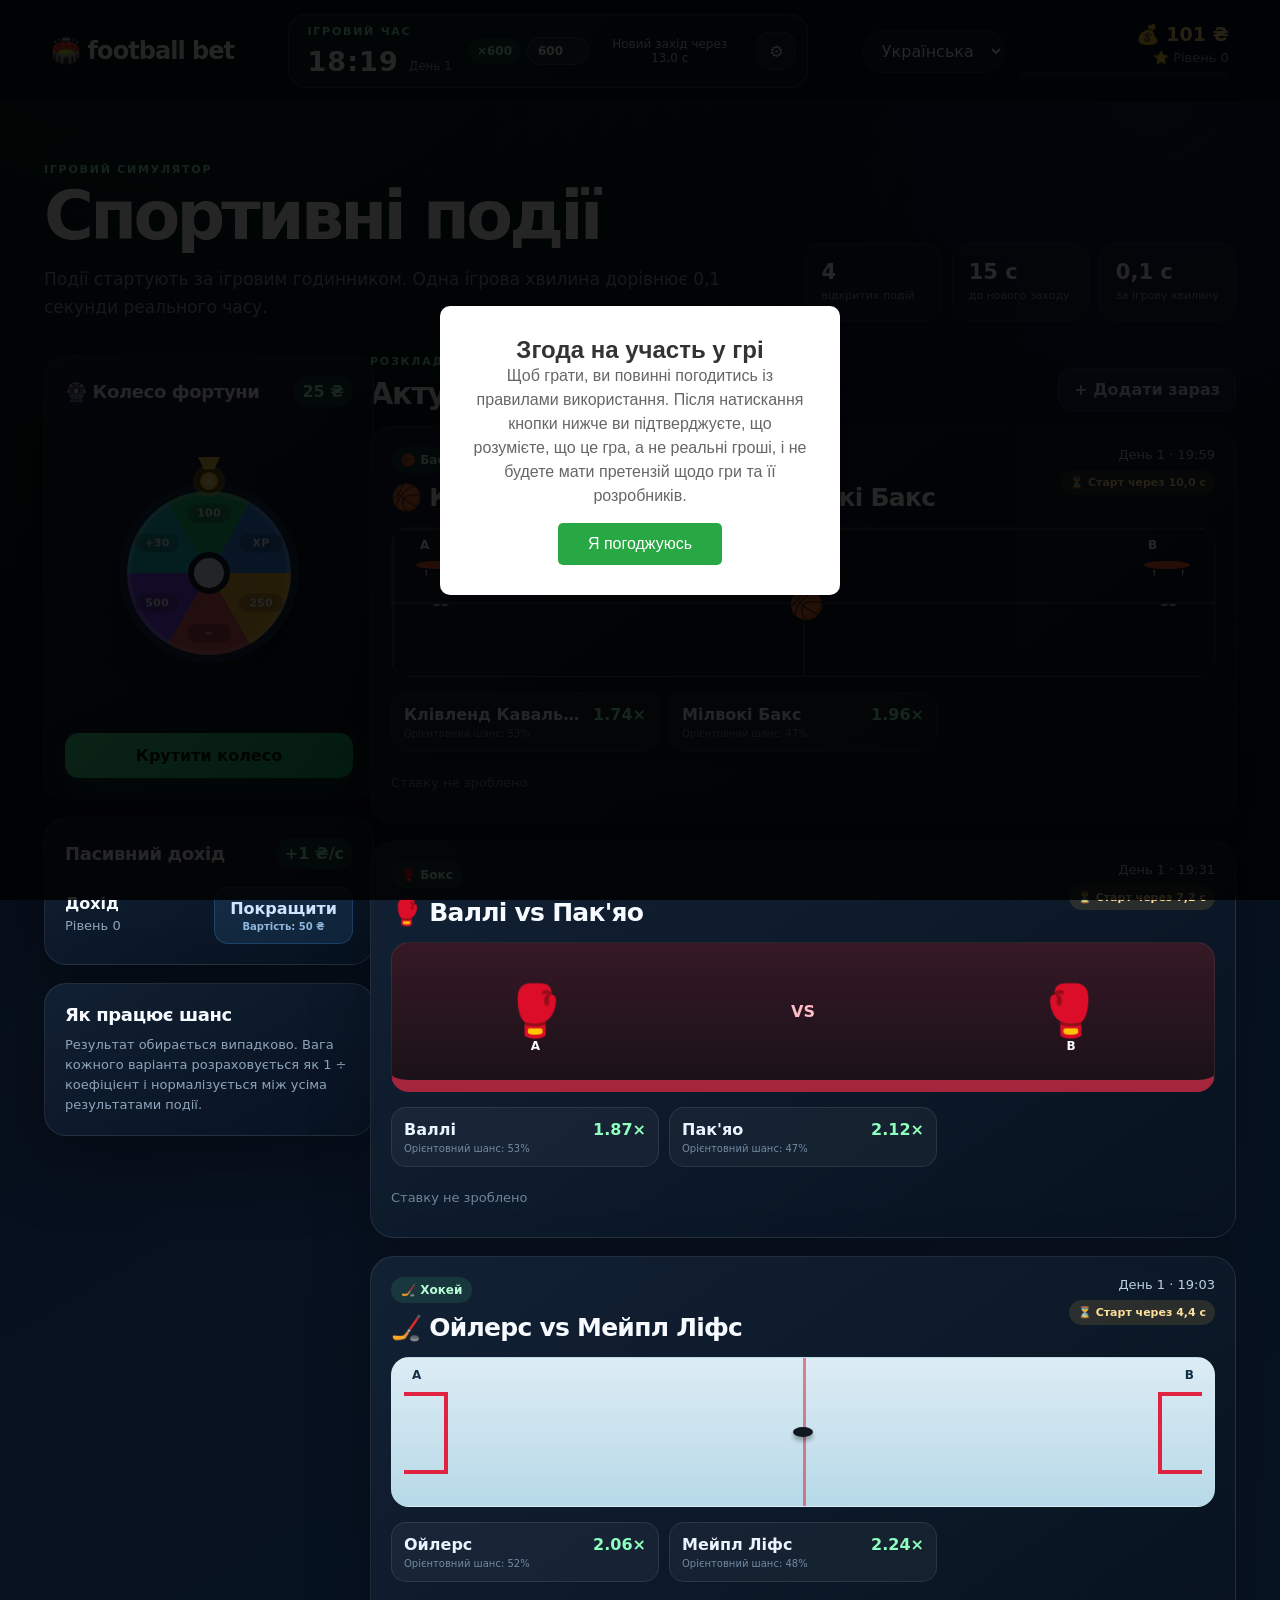
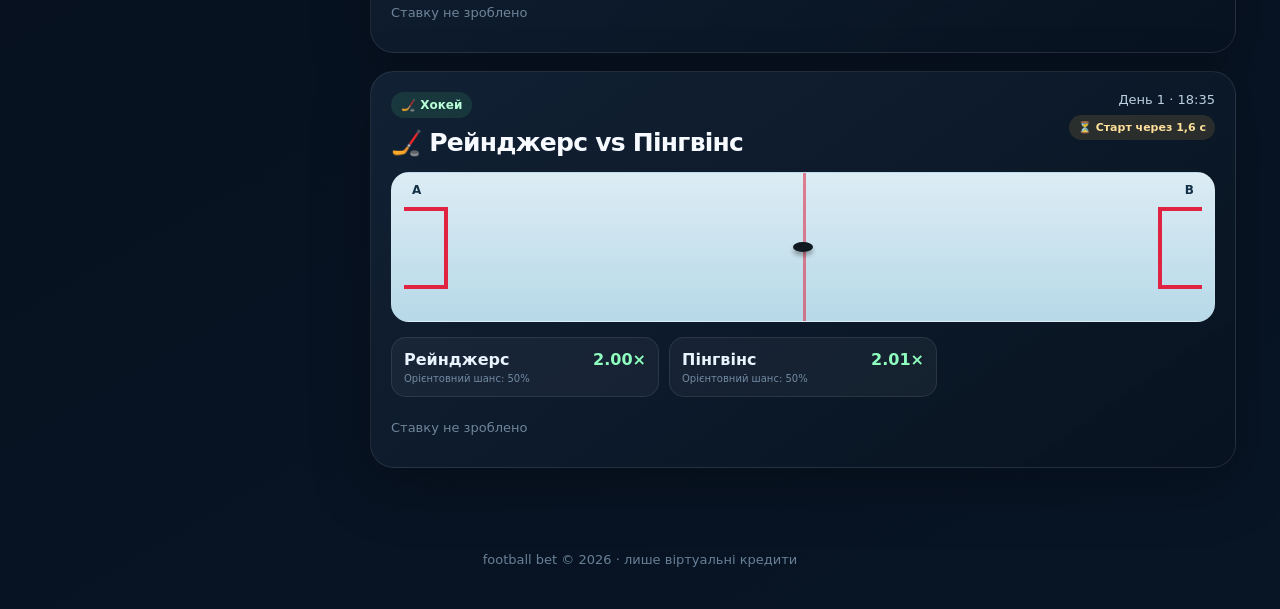
<file: index.html>
<!DOCTYPE html>
<html lang="uk">
<head>
    <meta charset="UTF-8">
    <meta name="viewport" content="width=device-width, initial-scale=1.0">
    <meta name="theme-color" content="#07111f">
    <title id="pageTitle">football bet</title>
    <link rel="stylesheet" href="main.css">
</head>
<body>
<div id="consent-overlay" class="overlay">
    <div class="consent-box">
        <h2>Згода на участь у грі</h2>
        <p>Щоб грати, ви повинні погодитись із правилами використання. Після натискання кнопки нижче ви підтверджуєте, що розумієте, що це гра, а не реальні гроші, і не будете мати претензій щодо гри та її розробників.</p>
        <button id="accept-btn">Я погоджуюсь</button>
    </div>
</div>

<header class="site-header">
    <a class="logo" href="#" aria-label="football bet">🏟️ football bet</a>

    <div class="game-clock-panel" aria-live="polite">
        <div>
            <span class="eyebrow" data-i18n="gameTime">Ігровий час</span>
            <strong id="gameClock">18:00</strong>
            <span id="gameDay">День 1</span>
        </div>
        <div class="clock-meta">
            <label class="speed-control" for="timeMultiplier">
                <span class="speed-chip" id="speedChip">×600</span>
                <input id="timeMultiplier" class="speed-input" type="number" min="1" max="700" step="1" value="600" aria-label="Множник часу">
            </label>
            <span id="nextEventCountdown">Новий захід через 15,0 с</span>
        </div>
        <button id="setClockBtn" class="icon-btn" type="button" title="Змінити ігровий час">⚙️</button>
    </div>

    <div class="header-controls">
        <select id="langSwitcher" class="lang-switcher" aria-label="Мова">
            <option value="uk">Українська</option>
            <option value="en">English</option>
        </select>

        <div class="player">
            <div class="money" id="money">💰 100 ₴</div>
            <div class="level" id="level">⭐ Рівень 0</div>
            <div class="progress" aria-label="Прогрес рівня"><span id="xpBar"></span></div>
        </div>
    </div>
</header>

<main class="container">
    <section class="hero">
        <div>
            <span class="eyebrow" data-i18n="simulatorLabel">Ігровий симулятор</span>
            <h1 data-i18n="heading">Спортивні події</h1>
            <p data-i18n="heroText">Події стартують за ігровим годинником. Одна ігрова хвилина дорівнює 0,1 секунди реального часу.</p>
        </div>
        <div class="hero-stats">
            <div><strong id="openEventsCount">0</strong><span data-i18n="openEvents">відкритих подій</span></div>
            <div><strong>15 с</strong><span data-i18n="spawnRate">до нового заходу</span></div>
            <div><strong>0,1 с</strong><span data-i18n="minuteRate">за ігрову хвилину</span></div>
        </div>
    </section>

    <section class="dashboard-grid">
        <aside class="side-panel">
            <div class="panel wheel-panel">
                <div class="panel-title-row">
                    <h2 data-i18n="wheelTitle">🎡 Колесо фортуни</h2>
                    <span class="cost-chip">25 ₴</span>
                </div>
                <div class="wheel-wrap">
                    <div class="wheel-pointer" aria-hidden="true"></div>
                    <div class="mini-wheel" id="miniWheel" aria-hidden="true">
                        <span>100</span><span>XP</span><span>250</span><span>−</span><span>500</span><span>+30</span>
                    </div>
                </div>
                <button id="spinWheel" class="primary-btn" type="button" data-i18n="spin">Крутити колесо</button>
            </div>

            <div id="upgradePanel" class="panel upgrade-panel"></div>

            <div class="panel fairness-panel">
                <h2 data-i18n="probabilityTitle">Як працює шанс</h2>
                <p data-i18n="probabilityText">Результат обирається випадково. Вага кожного варіанта розраховується як 1 ÷ коефіцієнт і нормалізується між усіма результатами події.</p>
            </div>
        </aside>

        <section class="events-column">
            <div class="section-head">
                <div>
                    <span class="eyebrow" data-i18n="schedule">Розклад</span>
                    <h2 data-i18n="eventsTitle">Актуальні заходи</h2>
                </div>
                <button id="addDemoEventBtn" class="secondary-btn" type="button" data-i18n="addEvent">+ Додати зараз</button>
            </div>
            <div id="eventsList" aria-live="polite"></div>
        </section>
    </section>
</main>

<footer>football bet © 2026 · <span data-i18n="virtualCredits">лише віртуальні кредити</span></footer>

<div id="betModal" class="modal" aria-hidden="true">
    <div class="modal-backdrop" data-close-modal></div>
    <div class="modal-card" role="dialog" aria-modal="true" aria-labelledby="betModalTitle">
        <button class="modal-close" type="button" data-close-modal aria-label="Закрити">×</button>
        <span class="eyebrow" data-i18n="placeBet">Зробити ставку</span>
        <h2 id="betModalTitle">—</h2>
        <p id="betModalPick" class="modal-pick">—</p>
        <label for="betAmount" data-i18n="betAmount">Сума ставки</label>
        <div class="amount-field"><span>₴</span><input id="betAmount" type="number" min="1" step="1" inputmode="decimal" value="10"></div>
        <div class="quick-amounts">
            <button type="button" data-amount="10">10</button>
            <button type="button" data-amount="25">25</button>
            <button type="button" data-amount="50">50</button>
            <button type="button" data-amount="max" data-i18n="allIn">Усе</button>
        </div>
        <div class="potential-row"><span data-i18n="potentialPayout">Можлива виплата</span><strong id="potentialPayout">0 ₴</strong></div>
        <button id="confirmBetBtn" class="primary-btn" type="button" data-i18n="confirmBet">Підтвердити</button>
    </div>
</div>

<div id="clockModal" class="modal" aria-hidden="true">
    <div class="modal-backdrop" data-close-clock></div>
    <div class="modal-card small" role="dialog" aria-modal="true" aria-labelledby="clockModalTitle">
        <button class="modal-close" type="button" data-close-clock aria-label="Закрити">×</button>
        <span class="eyebrow" data-i18n="clockSettings">Налаштування годинника</span>
        <h2 id="clockModalTitle" data-i18n="setGameTime">Встановити ігровий час</h2>
        <label for="clockInput" data-i18n="timeFormat">Час у форматі ГГ:ХХ</label>
        <input id="clockInput" class="time-input" type="time" value="18:00">
        <button id="confirmClockBtn" class="primary-btn" type="button" data-i18n="saveTime">Зберегти час</button>
    </div>
</div>

<div id="toast" class="toast" role="status" aria-live="polite"></div>
<script src="script.js"></script>
</body>
</html>
</file>
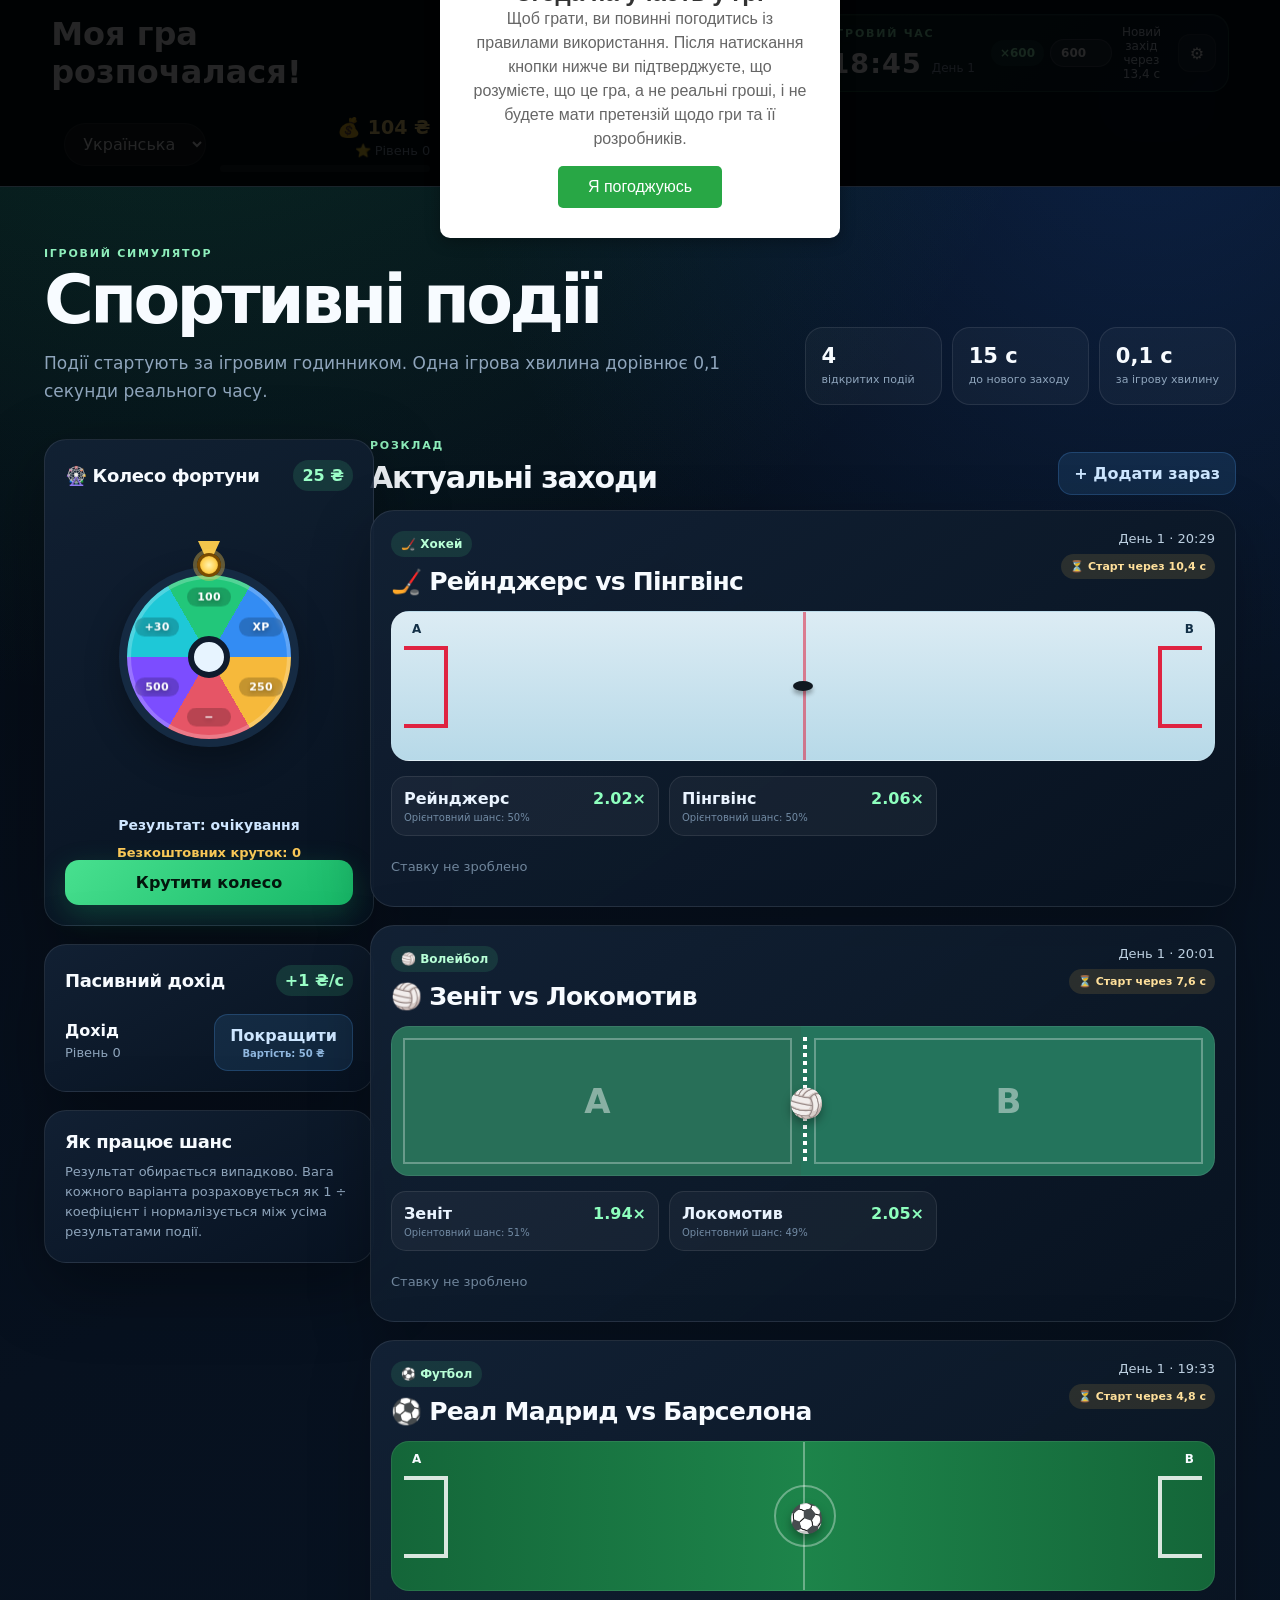
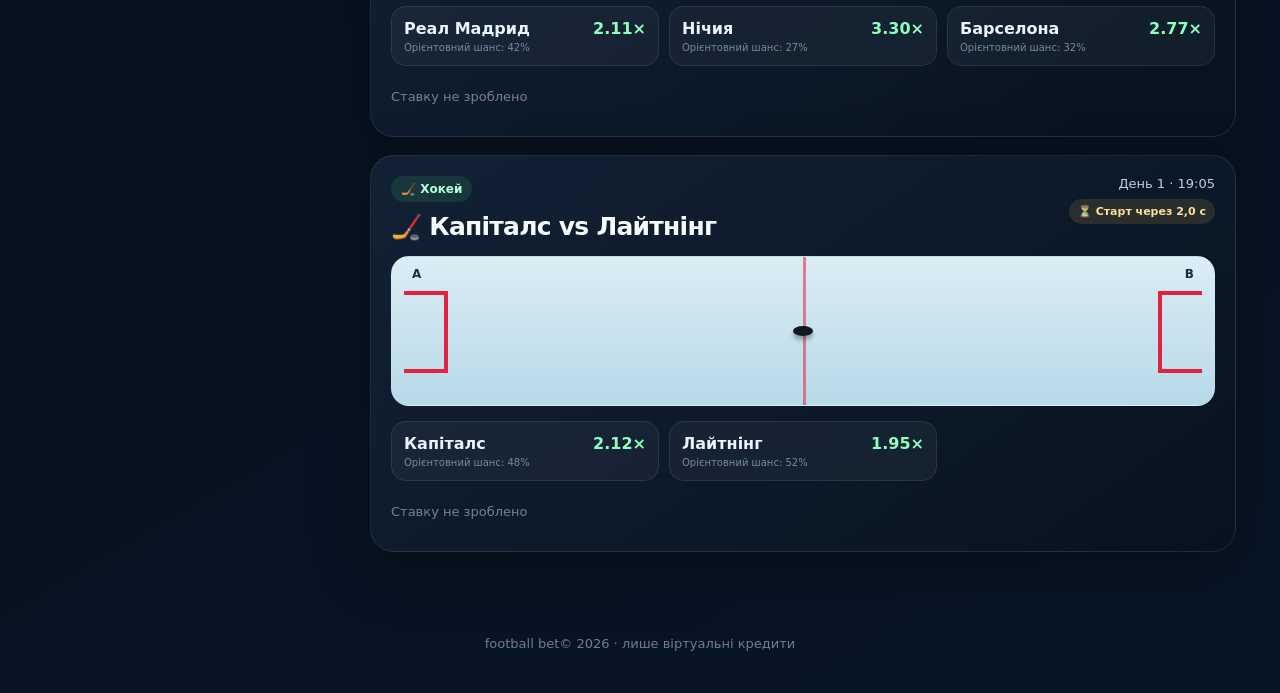
<file: cataloge.html>
<!DOCTYPE html>
<html lang="uk">
<head>
    <meta charset="UTF-8">
    <meta name="viewport" content="width=device-width, initial-scale=1.0">
    <meta name="theme-color" content="#07111f">
    <title id="pageTitle">football bet</title>
    <link rel="stylesheet" href="main.css">
</head>
<body>
<header class="site-header">
    <div id="consent-overlay" class="overlay">
    <div class="consent-box">
        <h2>Згода на участь у грі</h2>
        <p>Щоб грати, ви повинні погодитись із правилами використання. Після натискання кнопки нижче ви підтверджуєте, що розумієте, що це гра, а не реальні гроші, і не будете мати претензій щодо гри та її розробників.</p>
        <button id="accept-btn">Я погоджуюсь</button>
    </div>
</div>

<div id="game-container">
    <h1>Моя гра розпочалася!</h1>
</div>

    <a class="logo" href="#" aria-label="football bet">🏟️ football bet</a>

    <div class="game-clock-panel" aria-live="polite">
        <div>
            <span class="eyebrow" data-i18n="gameTime">Ігровий час</span>
            <strong id="gameClock">18:00</strong>
            <span id="gameDay">День 1</span>
        </div>
        <div class="clock-meta">
            <label class="speed-control" for="timeMultiplier">
                <span class="speed-chip" id="speedChip">×600</span>
                <input id="timeMultiplier" class="speed-input" type="number" min="1" max="700" step="1" value="600" aria-label="Множник часу">
            </label>
            <span id="nextEventCountdown">Новий захід через 15,0 с</span>
        </div>
        <button id="setClockBtn" class="icon-btn" type="button" title="Змінити ігровий час">⚙️</button>
    </div>

    <div class="header-controls">
        <select id="langSwitcher" class="lang-switcher" aria-label="Мова">
            <option value="uk">Українська</option>
            <option value="en">English</option>
        </select>

        <div class="player">
            <div class="money" id="money">💰 100 ₴</div>
            <div class="level" id="level">⭐ Рівень 0</div>
            <div class="progress" aria-label="Прогрес рівня"><span id="xpBar"></span></div>
        </div>
    </div>
</header>

<main class="container">
    <section class="hero">
        <div>
            <span class="eyebrow" data-i18n="simulatorLabel">Ігровий симулятор</span>
            <h1 data-i18n="heading">Спортивні події</h1>
            <p data-i18n="heroText">Події стартують за ігровим годинником. Одна ігрова хвилина дорівнює 0,1 секунди реального часу.</p>
        </div>
        <div class="hero-stats">
            <div><strong id="openEventsCount">0</strong><span data-i18n="openEvents">відкритих подій</span></div>
            <div><strong>15 с</strong><span data-i18n="spawnRate">до нового заходу</span></div>
            <div><strong>0,1 с</strong><span data-i18n="minuteRate">за ігрову хвилину</span></div>
        </div>
    </section>

    <section class="dashboard-grid">
        <aside class="side-panel">
            <div class="panel wheel-panel">
                <div class="panel-title-row">
                    <h2 data-i18n="wheelTitle">🎡 Колесо фортуни</h2>
                    <span class="cost-chip">25 ₴</span>
                </div>
                <div class="wheel-wrap">
                    <div class="wheel-pointer" aria-hidden="true"></div>
                    <div class="mini-wheel" id="miniWheel" aria-hidden="true">
                        <span>100</span><span>XP</span><span>250</span><span>−</span><span>500</span><span>+30</span>
                    </div>
                </div>
                <div id="wheelResult" class="wheel-result" aria-live="polite">Результат: очікування</div>
                <div id="wheelFreeSpins" class="wheel-free-spins" aria-live="polite"></div>
                <button id="spinWheel" class="primary-btn" type="button" data-i18n="spin">Крутити колесо</button>
            </div>

            <div id="upgradePanel" class="panel upgrade-panel"></div>

            <div class="panel fairness-panel">
                <h2 data-i18n="probabilityTitle">Як працює шанс</h2>
                <p data-i18n="probabilityText">Результат обирається випадково. Вага кожного варіанта розраховується як 1 ÷ коефіцієнт і нормалізується між усіма результатами події.</p>
            </div>
        </aside>

        <section class="events-column">
            <div class="section-head">
                <div>
                    <span class="eyebrow" data-i18n="schedule">Розклад</span>
                    <h2 data-i18n="eventsTitle">Актуальні заходи</h2>
                </div>
                <button id="addDemoEventBtn" class="secondary-btn" type="button" data-i18n="addEvent">+ Додати зараз</button>
            </div>
            <div id="eventsList" aria-live="polite"></div>
        </section>
    </section>
</main>

<footer>football bet© 2026 · <span data-i18n="virtualCredits">лише віртуальні кредити</span></footer>

<div id="betModal" class="modal" aria-hidden="true">
    <div class="modal-backdrop" data-close-modal></div>
    <div class="modal-card" role="dialog" aria-modal="true" aria-labelledby="betModalTitle">
        <button class="modal-close" type="button" data-close-modal aria-label="Закрити">×</button>
        <span class="eyebrow" data-i18n="placeBet">Зробити ставку</span>
        <h2 id="betModalTitle">—</h2>
        <p id="betModalPick" class="modal-pick">—</p>
        <label for="betAmount" data-i18n="betAmount">Сума ставки</label>
        <div class="amount-field"><span>₴</span><input id="betAmount" type="number" min="1" step="1" inputmode="decimal" value="10"></div>
        <div class="quick-amounts">
            <button type="button" data-amount="10">10</button>
            <button type="button" data-amount="25">25</button>
            <button type="button" data-amount="50">50</button>
            <button type="button" data-amount="max" data-i18n="allIn">Усе</button>
        </div>
        <div class="potential-row"><span data-i18n="potentialPayout">Можлива виплата</span><strong id="potentialPayout">0 ₴</strong></div>
        <button id="confirmBetBtn" class="primary-btn" type="button" data-i18n="confirmBet">Підтвердити</button>
    </div>
</div>

<div id="clockModal" class="modal" aria-hidden="true">
    <div class="modal-backdrop" data-close-clock></div>
    <div class="modal-card small" role="dialog" aria-modal="true" aria-labelledby="clockModalTitle">
        <button class="modal-close" type="button" data-close-clock aria-label="Закрити">×</button>
        <span class="eyebrow" data-i18n="clockSettings">Налаштування годинника</span>
        <h2 id="clockModalTitle" data-i18n="setGameTime">Встановити ігровий час</h2>
        <label for="clockInput" data-i18n="timeFormat">Час у форматі ГГ:ХХ</label>
        <input id="clockInput" class="time-input" type="time" value="18:00">
        <button id="confirmClockBtn" class="primary-btn" type="button" data-i18n="saveTime">Зберегти час</button>
    </div>
</div>

<div id="toast" class="toast" role="status" aria-live="polite"></div>
<script src="script.js"></script>
</body>
</html>
</file>
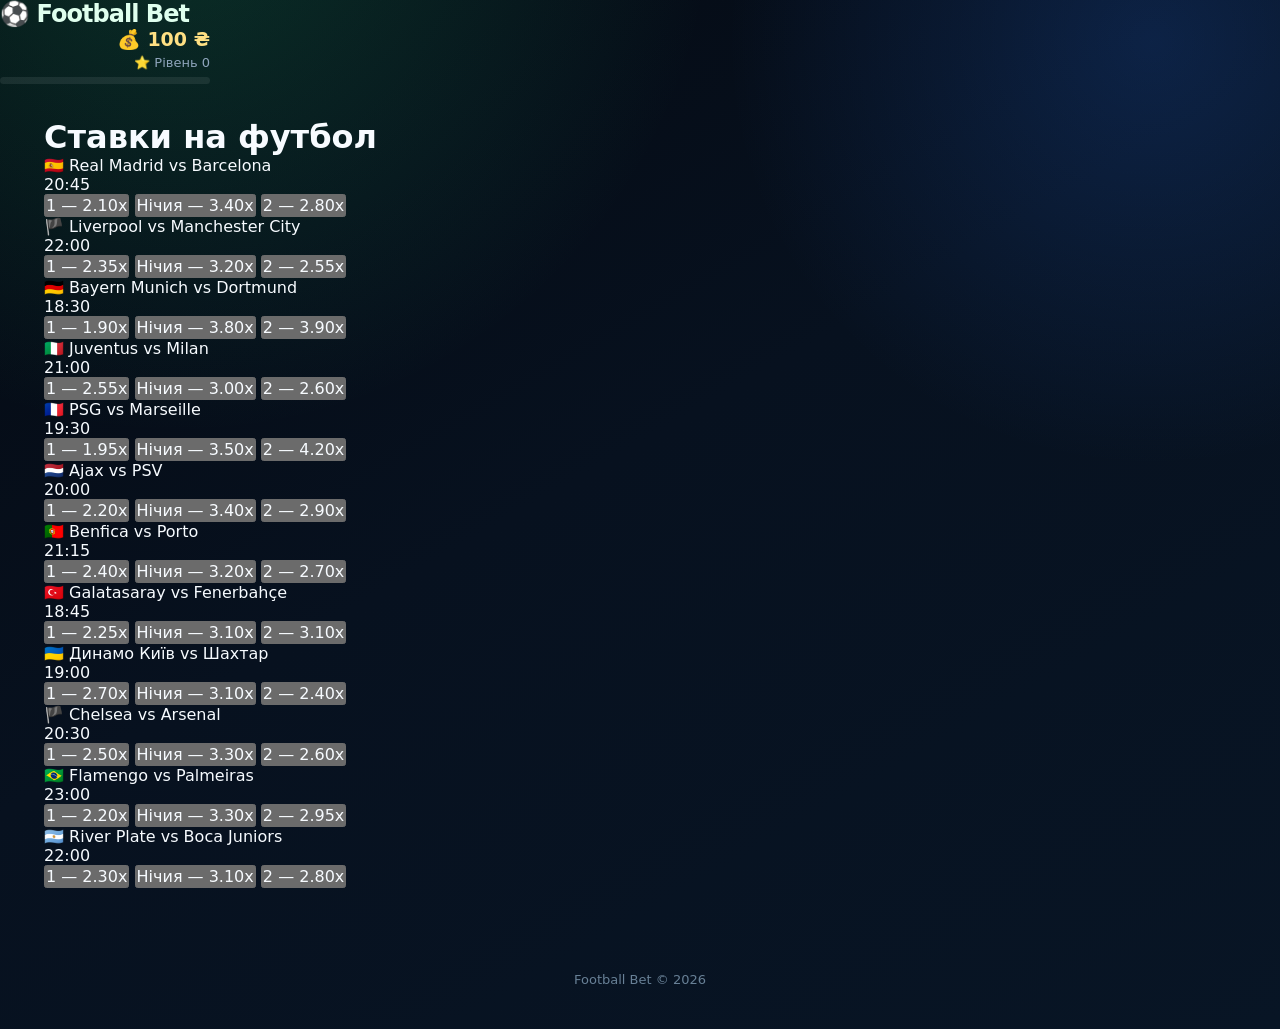
<file: main.html>
<!DOCTYPE html>
<html lang="uk">
<head>

<meta charset="UTF-8">
<meta name="viewport" content="width=device-width, initial-scale=1.0">

<title>Football Bet</title>

<link rel="stylesheet" href="main.css">

</head>

<body>

<header>

<div class="logo">
⚽ Football Bet
</div>

<div class="player">

<div class="money" id="money">
💰 100 ₴
</div>

<div class="level" id="level">
⭐ Рівень 0
</div>

<div class="progress">
<span id="xpBar"></span>
</div>

</div>

</header>

<div class="container">

<h1>Ставки на футбол</h1>

<div class="match">
<div>
<div class="teams">🇪🇸 Real Madrid vs Barcelona</div>
<div class="time">20:45</div>
</div>

<div class="odds">
<button class="bet">1 — 2.10x</button>
<button class="bet">Нічия — 3.40x</button>
<button class="bet">2 — 2.80x</button>
</div>
</div>

<div class="match">
<div>
<div class="teams">🏴 Liverpool vs Manchester City</div>
<div class="time">22:00</div>
</div>

<div class="odds">
<button class="bet">1 — 2.35x</button>
<button class="bet">Нічия — 3.20x</button>
<button class="bet">2 — 2.55x</button>
</div>
</div>

<div class="match">
<div>
<div class="teams">🇩🇪 Bayern Munich vs Dortmund</div>
<div class="time">18:30</div>
</div>

<div class="odds">
<button class="bet">1 — 1.90x</button>
<button class="bet">Нічия — 3.80x</button>
<button class="bet">2 — 3.90x</button>
</div>
</div>

<div class="match">
<div>
<div class="teams">🇮🇹 Juventus vs Milan</div>
<div class="time">21:00</div>
</div>

<div class="odds">
<button class="bet">1 — 2.55x</button>
<button class="bet">Нічия — 3.00x</button>
<button class="bet">2 — 2.60x</button>
</div>
</div>

<div class="match">
<div>
<div class="teams">🇫🇷 PSG vs Marseille</div>
<div class="time">19:30</div>
</div>

<div class="odds">
<button class="bet">1 — 1.95x</button>
<button class="bet">Нічия — 3.50x</button>
<button class="bet">2 — 4.20x</button>
</div>
</div>

<div class="match">
<div>
<div class="teams">🇳🇱 Ajax vs PSV</div>
<div class="time">20:00</div>
</div>

<div class="odds">
<button class="bet">1 — 2.20x</button>
<button class="bet">Нічия — 3.40x</button>
<button class="bet">2 — 2.90x</button>
</div>
</div>

<div class="match">
<div>
<div class="teams">🇵🇹 Benfica vs Porto</div>
<div class="time">21:15</div>
</div>

<div class="odds">
<button class="bet">1 — 2.40x</button>
<button class="bet">Нічия — 3.20x</button>
<button class="bet">2 — 2.70x</button>
</div>
</div>

<div class="match">
<div>
<div class="teams">🇹🇷 Galatasaray vs Fenerbahçe</div>
<div class="time">18:45</div>
</div>

<div class="odds">
<button class="bet">1 — 2.25x</button>
<button class="bet">Нічия — 3.10x</button>
<button class="bet">2 — 3.10x</button>
</div>
</div>

<div class="match">
<div>
<div class="teams">🇺🇦 Динамо Київ vs Шахтар</div>
<div class="time">19:00</div>
</div>

<div class="odds">
<button class="bet">1 — 2.70x</button>
<button class="bet">Нічия — 3.10x</button>
<button class="bet">2 — 2.40x</button>
</div>
</div>

<div class="match">
<div>
<div class="teams">🏴 Chelsea vs Arsenal</div>
<div class="time">20:30</div>
</div>

<div class="odds">
<button class="bet">1 — 2.50x</button>
<button class="bet">Нічия — 3.30x</button>
<button class="bet">2 — 2.60x</button>
</div>
</div>

<div class="match">
<div>
<div class="teams">🇧🇷 Flamengo vs Palmeiras</div>
<div class="time">23:00</div>
</div>

<div class="odds">
<button class="bet">1 — 2.20x</button>
<button class="bet">Нічия — 3.30x</button>
<button class="bet">2 — 2.95x</button>
</div>
</div>

<div class="match">
<div>
<div class="teams">🇦🇷 River Plate vs Boca Juniors</div>
<div class="time">22:00</div>
</div>

<div class="odds">
<button class="bet">1 — 2.30x</button>
<button class="bet">Нічия — 3.10x</button>
<button class="bet">2 — 2.80x</button>
</div>
</div>

</div>

<footer>

Football Bet © 2026

</footer>

<script src="script.js"></script>

</body>
</html>
</file>
<file: main.css>
.overlay {
    position: fixed;
    top: 0;
    left: 0;
    width: 100%;
    height: 100%;
    background-color: rgba(0, 0, 0, 0.85);
    display: flex;
    justify-content: center;
    align-items: center;
    z-index: 9999;
}

.consent-box {
    background-color: #fff;
    padding: 30px;
    border-radius: 10px;
    max-width: 400px;
    text-align: center;
    font-family: Arial, sans-serif;
    box-shadow: 0 4px 15px rgba(0, 0, 0, 0.3);
}

.consent-box h2 {
    margin-top: 0;
    color: #333;
}

.consent-box p {
    color: #666;
    line-height: 1.5;
}

#accept-btn {
    background-color: #28a745;
    color: white;
    border: none;
    padding: 12px 30px;
    font-size: 16px;
    border-radius: 5px;
    cursor: pointer;
    transition: 0.2s;
    margin-top: 15px;
}

#accept-btn:hover {
    background-color: #218838;
}


:root {
    color-scheme: dark;
    --bg: #050b14;
    --panel: rgba(13, 24, 40, .82);
    --panel-strong: #0f1d30;
    --line: rgba(255, 255, 255, .09);
    --text: #f7fbff;
    --muted: #8fa5bc;
    --green: #48e08f;
    --green-strong: #17b968;
    --blue: #52a8ff;
    --yellow: #ffc857;
    --red: #ff6474;
    --radius: 22px;
    --shadow: 0 24px 70px rgba(0, 0, 0, .34);
}

* {
    box-sizing: border-box;
    margin: 0;
    padding: 0
}

html {
    scroll-behavior: smooth
}

body {
    min-height: 100vh;
    overflow-x: hidden;
    background:
        radial-gradient(circle at 14% -10%, rgba(35, 203, 126, .20), transparent 34%),
        radial-gradient(circle at 90% 4%, rgba(40, 119, 255, .18), transparent 28%),
        linear-gradient(150deg, #040911 0%, #07111f 46%, #081525 100%);
    color: var(--text);
    font-family: Inter, ui-sans-serif, system-ui, -apple-system, "Segoe UI", sans-serif;
}

body::before {
    content: "";
    position: fixed;
    inset: 0;
    pointer-events: none;
    opacity: .22;
    background-image: linear-gradient(rgba(255, 255, 255, .025) 1px, transparent 1px), linear-gradient(90deg, rgba(255, 255, 255, .025) 1px, transparent 1px);
    background-size: 38px 38px;
    mask-image: linear-gradient(to bottom, black, transparent 82%);
}

button,
input,
select {
    font: inherit
}

button {
    color: inherit
}

button:focus-visible,
input:focus-visible,
select:focus-visible {
    outline: 3px solid rgba(82, 168, 255, .45);
    outline-offset: 2px
}

body.modal-open {
    overflow: hidden
}

.site-header {
    position: sticky;
    top: 0;
    z-index: 50;
    display: grid;
    grid-template-columns: auto minmax(320px, 520px) auto;
    align-items: center;
    gap: 24px;
    padding: 14px clamp(18px, 4vw, 54px);
    background: rgba(4, 10, 19, .76);
    border-bottom: 1px solid var(--line);
    backdrop-filter: blur(22px) saturate(140%);
}

.logo {
    font-size: 24px;
    font-weight: 900;
    color: #dfffee;
    text-decoration: none;
    letter-spacing: -.04em;
    white-space: nowrap
}

.header-controls {
    display: flex;
    align-items: center;
    justify-content: flex-end;
    gap: 14px
}

.lang-switcher {
    border: 1px solid var(--line);
    background: rgba(255, 255, 255, .06);
    border-radius: 999px;
    padding: 10px 14px;
    color: var(--text)
}

.lang-switcher option {
    background: #0e1b2c
}

.player {
    width: 210px
}

.money {
    font-size: 19px;
    font-weight: 900;
    color: #ffe083;
    text-align: right
}

.level {
    font-size: 13px;
    color: var(--muted);
    text-align: right;
    margin: 4px 0 7px
}

.progress {
    height: 7px;
    border-radius: 999px;
    overflow: hidden;
    background: rgba(255, 255, 255, .08)
}

.progress span {
    display: block;
    height: 100%;
    width: 0;
    border-radius: inherit;
    background: linear-gradient(90deg, var(--green), #6cf4ff);
    transition: width .35s ease
}

.game-clock-panel {
    display: grid;
    grid-template-columns: auto 1fr auto;
    align-items: center;
    gap: 16px;
    padding: 10px 12px 10px 18px;
    border: 1px solid rgba(96, 225, 160, .22);
    border-radius: 18px;
    background: linear-gradient(135deg, rgba(47, 222, 134, .10), rgba(82, 168, 255, .08));
    box-shadow: inset 0 1px rgba(255, 255, 255, .05)
}

.game-clock-panel>div:first-child {
    display: grid;
    grid-template-columns: auto auto;
    column-gap: 10px;
    align-items: end
}

.game-clock-panel .eyebrow {
    grid-column: 1/-1
}

#gameClock {
    font-variant-numeric: tabular-nums;
    font-size: 27px;
    letter-spacing: .04em
}

#gameDay {
    font-size: 12px;
    color: var(--muted);
    padding-bottom: 4px
}

.clock-meta {
    display: flex;
    align-items: center;
    justify-content: center;
    gap: 9px;
    color: #c9d9e9;
    font-size: 12px;
    text-align: center
}

.speed-control {
    display: inline-flex;
    align-items: center;
    gap: 6px
}

.speed-chip,
.cost-chip,
.income-chip {
    display: inline-flex;
    align-items: center;
    justify-content: center;
    border-radius: 999px;
    padding: 6px 9px;
    background: rgba(72, 224, 143, .14);
    color: #9affc7;
    font-weight: 800
}

.speed-input {
    width: 62px;
    border: 1px solid rgba(255, 255, 255, .16);
    border-radius: 999px;
    padding: 6px 8px;
    background: rgba(255, 255, 255, .08);
    color: var(--text);
    font-weight: 700;
    text-align: center
}

.speed-input:focus {
    outline: none;
    border-color: rgba(72, 224, 143, .45)
}

.icon-btn {
    width: 38px;
    height: 38px;
    border-radius: 12px;
    border: 1px solid var(--line);
    background: rgba(255, 255, 255, .06);
    cursor: pointer;
    transition: .2s
}

.icon-btn:hover {
    transform: rotate(24deg);
    background: rgba(255, 255, 255, .1)
}

.container {
    width: min(1320px, 100%);
    margin: auto;
    padding: 34px clamp(16px, 4vw, 44px) 60px
}

.hero {
    display: flex;
    align-items: flex-end;
    justify-content: space-between;
    gap: 30px;
    padding: 26px 0 34px
}

.eyebrow {
    display: block;
    color: #8eeebb;
    text-transform: uppercase;
    letter-spacing: .16em;
    font-size: 11px;
    font-weight: 900;
    margin-bottom: 8px
}

.hero h1 {
    font-size: clamp(38px, 6vw, 68px);
    letter-spacing: -.055em;
    line-height: .95;
    margin-bottom: 16px
}

.hero p {
    max-width: 720px;
    color: var(--muted);
    font-size: 17px;
    line-height: 1.65
}

.hero-stats {
    display: grid;
    grid-template-columns: repeat(3, minmax(105px, 1fr));
    gap: 10px;
    min-width: min(100%, 430px)
}

.hero-stats div {
    padding: 16px;
    border: 1px solid var(--line);
    border-radius: 18px;
    background: rgba(255, 255, 255, .035)
}

.hero-stats strong {
    display: block;
    font-size: 21px;
    margin-bottom: 5px
}

.hero-stats span {
    display: block;
    font-size: 11px;
    color: var(--muted);
    line-height: 1.3
}

.dashboard-grid {
    display: grid;
    grid-template-columns: 300px minmax(0, 1fr);
    gap: 26px;
    align-items: start
}

.side-panel {
    position: sticky;
    top: 106px;
    display: grid;
    gap: 18px
}

.panel {
    border: 1px solid var(--line);
    border-radius: var(--radius);
    padding: 20px;
    background: linear-gradient(150deg, rgba(19, 34, 54, .9), rgba(8, 19, 33, .9));
    box-shadow: var(--shadow)
}

.panel h2 {
    font-size: 18px;
    letter-spacing: -.02em
}

.panel-title-row {
    display: flex;
    align-items: center;
    justify-content: space-between;
    gap: 12px
}

.primary-btn,
.secondary-btn {
    border: 0;
    border-radius: 14px;
    cursor: pointer;
    font-weight: 900;
    transition: transform .2s ease, filter .2s ease, background .2s ease
}

.primary-btn {
    width: 100%;
    padding: 13px 18px;
    background: linear-gradient(135deg, var(--green), var(--green-strong));
    color: #03160d;
    box-shadow: 0 10px 30px rgba(29, 196, 107, .24)
}

.primary-btn:hover,
.secondary-btn:hover {
    transform: translateY(-2px);
    filter: brightness(1.08)
}

.primary-btn:disabled {
    opacity: .55;
    cursor: not-allowed;
    transform: none
}

.secondary-btn {
    padding: 11px 15px;
    background: rgba(82, 168, 255, .12);
    border: 1px solid rgba(82, 168, 255, .22);
    color: #cde6ff
}

.secondary-btn small {
    display: block;
    font-size: 10px;
    color: #8fb7df;
    margin-top: 3px;
    font-weight: 600
}

.wheel-wrap {
    position: relative;
    width: 288px;
    height: 288px;
    margin: 22px auto 16px;
    padding: 8px;
    display: grid;
    place-items: center
}

.wheel-pointer {
    position: absolute;
    top: 28px;
    left: 50%;
    transform: translateX(-50%);
    width: 0;
    height: 0;
    border-left: 11px solid transparent;
    border-right: 11px solid transparent;
    border-top: 24px solid rgba(255, 207, 77, .95);
    z-index: 6;
    filter: drop-shadow(0 0 0 transparent);
    pointer-events: none
}

.wheel-pointer::before {
    content: "";
    position: absolute;
    top: -12px;
    left: 50%;
    transform: translateX(-50%);
    width: 18px;
    height: 18px;
    border-radius: 50%;
    background: radial-gradient(circle, #fff3b0 0%, #ffcf4d 60%, #a96f00 100%);
    border: 3px solid #7a4b00;
    box-shadow: 0 0 0 4px rgba(255, 207, 77, .35);
}

.wheel-result {
    margin-top: 8px;
    text-align: center;
    color: #cfe6ff;
    font-size: 14px;
    font-weight: 700;
    min-height: 22px;
}

.wheel-free-spins {
    margin-top: 6px;
    text-align: center;
    color: var(--yellow);
    font-size: 13px;
    font-weight: 700;
}

.mini-wheel {
    width: 180px;
    height: 180px;
    border-radius: 50%;
    position: relative;
    border: 8px solid #152a42;
    background: conic-gradient(from -30deg,
        #22c77a 0deg 60deg,
        #338cf3 60deg 120deg,
        #f6b93b 120deg 180deg,
        #e65566 180deg 240deg,
        #7c4dff 240deg 300deg,
        #1ec8d7 300deg 360deg);
    box-shadow: inset 0 0 0 4px rgba(255, 255, 255, .22), 0 15px 35px rgba(0, 0, 0, .32);
    transition: transform 1.4s cubic-bezier(.15, .8, .15, 1)
}

.mini-wheel::before {
    content: "";
    position: absolute;
    left: 50%;
    top: 50%;
    width: 30px;
    height: 30px;
    border-radius: 50%;
    background: #e7f4ff;
    border: 6px solid #0e1b2d;
    transform: translate(-50%, -50%);
    z-index: 2
}

.mini-wheel span {
    position: absolute;
    left: 50%;
    top: 50%;
    display: flex;
    align-items: center;
    justify-content: center;
    min-width: 44px;
    padding: 3px 7px;
    font-size: 11px;
    font-weight: 900;
    text-shadow: 0 2px 5px rgba(0, 0, 0, .35);
    color: #fff;
    letter-spacing: .02em;
    white-space: nowrap;
    border-radius: 999px;
    background: rgba(0, 0, 0, .2);
    backdrop-filter: blur(2px);
    transform-origin: center center;
    transform: translate(-50%, -50%) rotate(var(--angle)) translateY(-60px) rotate(calc(-1 * var(--angle)))
}

.mini-wheel span:nth-child(1) {
    --angle: 0deg
}

.mini-wheel span:nth-child(2) {
    --angle: 60deg
}

.mini-wheel span:nth-child(3) {
    --angle: 120deg
}

.mini-wheel span:nth-child(4) {
    --angle: 180deg
}

.mini-wheel span:nth-child(5) {
    --angle: 240deg
}

.mini-wheel span:nth-child(6) {
    --angle: 300deg
}

.mini-wheel.spinning {
    transform: rotate(0deg);
}

.upgrade-panel {
    display: grid;
    gap: 18px
}

.upgrade-row {
    display: flex;
    align-items: center;
    justify-content: space-between;
    gap: 12px
}

.upgrade-row>div {
    display: grid;
    gap: 3px
}

.upgrade-row span,
.fairness-panel p {
    color: var(--muted);
    font-size: 13px;
    line-height: 1.55
}

.fairness-panel h2 {
    margin-bottom: 10px
}

.events-column {
    min-width: 0
}

.section-head {
    display: flex;
    align-items: flex-end;
    justify-content: space-between;
    gap: 20px;
    margin-bottom: 15px
}

.section-head h2 {
    font-size: 30px;
    letter-spacing: -.04em
}

#eventsList {
    display: grid;
    gap: 18px
}

.match-card {
    position: relative;
    overflow: hidden;
    padding: 20px;
    border: 1px solid var(--line);
    border-radius: 24px;
    background: linear-gradient(145deg, rgba(19, 34, 54, .92), rgba(8, 19, 32, .96));
    box-shadow: 0 18px 60px rgba(0, 0, 0, .26);
    transition: transform .25s ease, border-color .25s ease, opacity .35s ease
}

.match-card:hover {
    transform: translateY(-3px);
    border-color: rgba(95, 230, 164, .25)
}

.match-card::before {
    content: "";
    position: absolute;
    inset: 0;
    pointer-events: none;
    background: linear-gradient(110deg, transparent 20%, rgba(255, 255, 255, .05), transparent 60%);
    transform: translateX(-100%);
    transition: transform .8s
}

.match-card:hover::before {
    transform: translateX(100%)
}

.match-card.entering {
    animation: eventEnter .55s cubic-bezier(.2, .85, .25, 1.15)
}

.match-card.status-live {
    border-color: rgba(255, 91, 105, .38);
    box-shadow: 0 0 0 1px rgba(255, 91, 105, .09), 0 20px 70px rgba(0, 0, 0, .34)
}

.match-card.status-settled {
    border-color: rgba(255, 255, 255, .06)
}

.card-head {
    display: flex;
    justify-content: space-between;
    gap: 18px;
    align-items: flex-start;
    margin-bottom: 15px
}

.card-head h3 {
    font-size: clamp(19px, 3vw, 25px);
    margin-top: 10px;
    letter-spacing: -.03em
}

.sport-badge {
    display: inline-flex;
    padding: 6px 10px;
    border-radius: 999px;
    background: rgba(72, 224, 143, .12);
    color: #b8ffd7;
    font-size: 12px;
    font-weight: 800
}

.event-time {
    text-align: right;
    display: grid;
    justify-items: end;
    gap: 8px;
    color: #bdd0e1;
    font-size: 13px;
    white-space: nowrap;
    font-variant-numeric: tabular-nums
}

.status-pill {
    display: inline-flex;
    align-items: center;
    gap: 7px;
    padding: 6px 9px;
    border-radius: 999px;
    font-size: 11px;
    font-weight: 900
}

.status-pill.open {
    background: rgba(255, 200, 87, .12);
    color: #ffe09b
}

.status-pill.live {
    background: rgba(255, 100, 116, .16);
    color: #ffb1ba
}

.status-pill.live i {
    width: 7px;
    height: 7px;
    border-radius: 50%;
    background: #ff6474;
    box-shadow: 0 0 0 0 rgba(255, 100, 116, .55);
    animation: pulseLive 1s infinite
}

.status-pill.settled {
    background: rgba(255, 255, 255, .07);
    color: #b8c7d6
}

.visual-stage {
    height: 150px;
    position: relative;
    overflow: hidden;
    border-radius: 18px;
    margin-bottom: 15px;
    border: 1px solid rgba(255, 255, 255, .08);
    isolation: isolate
}

.visual-stage::after {
    content: "";
    position: absolute;
    inset: 0;
    pointer-events: none;
    background: linear-gradient(120deg, transparent, rgba(255, 255, 255, .07), transparent);
    transform: translateX(-100%)
}

.visual-stage.is-live::after {
    animation: sweep 1.4s ease-in-out 2
}

.football {
    background: linear-gradient(90deg, #146639, #1d844a 50%, #146639)
}

.football .field-line {
    position: absolute;
    left: 50%;
    top: 0;
    bottom: 0;
    border-left: 2px solid rgba(255, 255, 255, .35)
}

.football .field-line::after {
    content: "";
    position: absolute;
    left: 50%;
    top: 50%;
    width: 58px;
    height: 58px;
    border: 2px solid rgba(255, 255, 255, .35);
    border-radius: 50%;
    transform: translate(-50%, -50%)
}

.goal {
    position: absolute;
    top: 34px;
    width: 44px;
    height: 82px;
    border: 4px solid rgba(255, 255, 255, .84);
    z-index: 1
}

.goal span {
    position: absolute;
    top: -28px;
    font-size: 12px;
    font-weight: 900
}

.goal-a {
    left: 12px;
    border-left: 0
}

.goal-a span {
    left: 8px
}

.goal-b {
    right: 12px;
    border-right: 0
}

.goal-b span {
    right: 8px
}

.sport-ball {
    position: absolute;
    left: calc(50% - 14px);
    top: calc(50% - 14px);
    font-size: 28px;
    z-index: 4;
    filter: drop-shadow(0 5px 5px rgba(0, 0, 0, .34))
}

.impact {
    position: absolute;
    width: 18px;
    height: 18px;
    border-radius: 50%;
    opacity: 0;
    background: #fff;
    box-shadow: 0 0 30px 10px #fff
}

.football.is-live.outcome-a .sport-ball {
    animation: footballA 2.25s cubic-bezier(.16, .77, .27, 1) forwards
}

.football.is-live.outcome-b .sport-ball {
    animation: footballB 2.25s cubic-bezier(.16, .77, .27, 1) forwards
}

.football.is-live.outcome-draw .sport-ball {
    animation: footballMiss 2.25s cubic-bezier(.16, .77, .27, 1) forwards
}

.football.is-live.outcome-a .goal-a,
.football.is-live.outcome-b .goal-b {
    animation: goalShake .45s 1.55s 2
}

.basketball {
    background: linear-gradient(180deg, #7d3f1d, #a85b2a);
    background-image: linear-gradient(rgba(255, 255, 255, .14) 2px, transparent 2px), linear-gradient(90deg, rgba(255, 255, 255, .14) 2px, transparent 2px);
    background-size: 100% 50%, 50% 100%
}

.hoop {
    position: absolute;
    top: 33px;
    width: 46px;
    height: 8px;
    border: 4px solid #f25c2b;
    border-radius: 50%;
    z-index: 2
}

.hoop::after {
    content: "";
    position: absolute;
    left: 5px;
    top: 5px;
    width: 27px;
    height: 34px;
    border: 2px dashed rgba(255, 255, 255, .8);
    border-top: 0;
    clip-path: polygon(0 0, 100% 0, 75% 100%, 25% 100%)
}

.hoop span {
    position: absolute;
    top: -27px;
    color: #fff;
    font-size: 12px;
    font-weight: 900
}

.hoop-a {
    left: 24px
}

.hoop-b {
    right: 24px
}

.basketball.is-live.outcome-a .sport-ball {
    animation: basketA 2.2s ease-in forwards
}

.basketball.is-live.outcome-b .sport-ball {
    animation: basketB 2.2s ease-in forwards
}

.formula {
    height: auto;
    min-height: 150px;
    padding: 16px;
    background: linear-gradient(150deg, #202733, #0d1219)
}

.race-lane {
    position: relative;
    height: 36px;
    border-bottom: 2px dashed rgba(255, 255, 255, .14);
    display: flex;
    align-items: center
}

.race-lane span {
    width: 95px;
    overflow: hidden;
    text-overflow: ellipsis;
    white-space: nowrap;
    font-size: 11px;
    color: #b9c7d5
}

.race-car {
    position: absolute;
    left: 105px;
    font-size: 25px;
    filter: grayscale(.45);
    transform: translateX(0)
}

.formula.is-live .race-car {
    animation: raceNormal 2.25s cubic-bezier(.2, .75, .2, 1) forwards
}

.formula.is-live .race-car.winner {
    filter: none;
    animation: raceWinner 2.25s cubic-bezier(.12, .82, .18, 1) forwards
}

.tennis,
.volleyball {
    display: flex;
    background: linear-gradient(90deg, #286f58 0 49.7%, #24745c 49.7%)
}

.court-side {
    width: 50%;
    display: flex;
    align-items: center;
    justify-content: center;
    color: rgba(255, 255, 255, .45);
    font-weight: 900;
    font-size: 34px;
    border: 2px solid rgba(255, 255, 255, .3);
    margin: 11px
}

.court-side+.court-side {
    margin-left: 0
}

.net {
    position: absolute;
    left: 50%;
    top: 10px;
    bottom: 10px;
    width: 4px;
    background: repeating-linear-gradient(to bottom, #fff 0 4px, transparent 4px 8px);
    z-index: 2
}

.tennis.is-live.outcome-a .sport-ball,
.volleyball.is-live.outcome-a .sport-ball {
    animation: courtA 2.15s ease-in-out forwards
}

.tennis.is-live.outcome-b .sport-ball,
.volleyball.is-live.outcome-b .sport-ball {
    animation: courtB 2.15s ease-in-out forwards
}

.hockey {
    background: linear-gradient(180deg, #dcecf4, #b7d9e8);
    color: #133047
}

.hockey .ice-line {
    position: absolute;
    left: 50%;
    top: 0;
    bottom: 0;
    border-left: 3px solid rgba(223, 35, 65, .55)
}

.hockey .goal {
    border-color: #df2341
}

.puck {
    position: absolute;
    left: calc(50% - 10px);
    top: calc(50% - 5px);
    width: 20px;
    height: 10px;
    border-radius: 50%;
    background: #101820;
    box-shadow: 0 4px 4px rgba(0, 0, 0, .3);
    z-index: 3
}

.hockey.is-live.outcome-a .puck {
    animation: puckA 2.1s ease-out forwards
}

.hockey.is-live.outcome-b .puck {
    animation: puckB 2.1s ease-out forwards
}

.boxing {
    display: flex;
    align-items: center;
    justify-content: space-around;
    background: linear-gradient(180deg, #351925, #1b1119);
    border-bottom: 12px solid #a5253d
}

.fighter {
    font-size: 50px;
    position: relative;
    transition: transform .3s
}

.fighter span {
    position: absolute;
    left: 50%;
    bottom: -13px;
    transform: translateX(-50%);
    font-size: 12px;
    font-weight: 900
}

.fighter-b {
    transform: scaleX(-1)
}

.fighter-b span {
    transform: translateX(-50%) scaleX(-1)
}

.ring-center {
    font-size: 16px;
    color: #ffbdc5;
    font-weight: 900
}

.punch-flash {
    position: absolute;
    left: 50%;
    top: 40%;
    font-size: 0;
    opacity: 0
}

.boxing.is-live.outcome-a .fighter-a {
    animation: fighterA 1.7s ease-in-out forwards
}

.boxing.is-live.outcome-b .fighter-b {
    animation: fighterB 1.7s ease-in-out forwards
}

.boxing.is-live .punch-flash {
    animation: punchFlash .55s 1.1s ease-out
}

.odds-grid {
    display: grid;
    grid-template-columns: repeat(3, minmax(0, 1fr));
    gap: 10px
}

.odd-button {
    min-width: 0;
    display: grid;
    grid-template-columns: minmax(0, 1fr) auto;
    gap: 4px 10px;
    text-align: left;
    padding: 12px;
    border-radius: 15px;
    border: 1px solid var(--line);
    background: rgba(255, 255, 255, .045);
    cursor: pointer;
    transition: .2s
}

.odd-button span {
    overflow: hidden;
    text-overflow: ellipsis;
    white-space: nowrap;
    color: #eaf4ff;
    font-weight: 750
}

.odd-button strong {
    color: #8effbe
}

.odd-button small {
    grid-column: 1/-1;
    color: #728ba4;
    font-size: 10px
}

.odd-button:hover:not(:disabled) {
    transform: translateY(-2px);
    background: rgba(72, 224, 143, .09);
    border-color: rgba(72, 224, 143, .25)
}

.odd-button.selected {
    background: linear-gradient(135deg, rgba(82, 168, 255, .18), rgba(72, 224, 143, .14));
    border-color: rgba(82, 168, 255, .38);
    box-shadow: inset 0 0 0 1px rgba(255, 255, 255, .04)
}

.odd-button:disabled {
    cursor: default;
    opacity: .65
}

.odd-button.selected:disabled {
    opacity: 1
}

.card-footer {
    margin-top: 12px;
    min-height: 38px;
    display: flex;
    align-items: center
}

.bet-summary {
    font-size: 13px;
    color: #d6e7f7
}

.bet-summary.muted {
    color: #6f859b
}

.result-box {
    width: 100%;
    display: flex;
    justify-content: space-between;
    gap: 14px;
    align-items: center;
    padding: 11px 13px;
    border-radius: 13px;
    background: rgba(255, 255, 255, .05);
    font-size: 13px
}

.result-box span {
    color: var(--muted);
    text-align: right
}

.result-box.win {
    background: rgba(72, 224, 143, .11);
    border: 1px solid rgba(72, 224, 143, .18)
}

.result-box.lose {
    background: rgba(255, 100, 116, .1);
    border: 1px solid rgba(255, 100, 116, .16)
}

.modal {
    position: fixed;
    inset: 0;
    z-index: 100;
    display: grid;
    place-items: center;
    padding: 18px;
    visibility: hidden;
    opacity: 0;
    transition: .22s
}

.modal.open {
    visibility: visible;
    opacity: 1
}

.modal-backdrop {
    position: absolute;
    inset: 0;
    background: rgba(0, 5, 12, .74);
    backdrop-filter: blur(10px)
}

.modal-card {
    position: relative;
    width: min(470px, 100%);
    padding: 28px;
    border: 1px solid rgba(255, 255, 255, .13);
    border-radius: 24px;
    background: linear-gradient(150deg, #14243a, #081424);
    box-shadow: 0 30px 100px rgba(0, 0, 0, .55);
    transform: translateY(18px) scale(.97);
    transition: .22s
}

.modal.open .modal-card {
    transform: none
}

.modal-card.small {
    width: min(390px, 100%)
}

.modal-card h2 {
    font-size: 23px;
    margin-bottom: 8px
}

.modal-card label {
    display: block;
    font-size: 12px;
    color: var(--muted);
    margin: 18px 0 7px
}

.modal-close {
    position: absolute;
    right: 15px;
    top: 13px;
    width: 34px;
    height: 34px;
    border: 0;
    border-radius: 10px;
    background: rgba(255, 255, 255, .06);
    font-size: 24px;
    cursor: pointer
}

.modal-pick {
    color: #91e9bc
}

.amount-field {
    display: flex;
    align-items: center;
    border: 1px solid var(--line);
    border-radius: 15px;
    background: rgba(255, 255, 255, .045);
    overflow: hidden
}

.amount-field span {
    padding-left: 15px;
    color: #7f9bb5
}

.amount-field input,
.time-input {
    width: 100%;
    border: 0;
    background: transparent;
    color: #fff;
    font-size: 24px;
    font-weight: 900;
    padding: 14px;
    outline: 0
}

.time-input {
    border: 1px solid var(--line);
    border-radius: 15px;
    background: rgba(255, 255, 255, .045);
    margin-bottom: 18px
}

.quick-amounts {
    display: grid;
    grid-template-columns: repeat(4, 1fr);
    gap: 8px;
    margin: 10px 0 16px
}

.quick-amounts button {
    border: 1px solid var(--line);
    border-radius: 11px;
    padding: 9px;
    background: rgba(255, 255, 255, .05);
    cursor: pointer
}

.potential-row {
    display: flex;
    justify-content: space-between;
    gap: 14px;
    padding: 12px 0 18px;
    color: var(--muted)
}

.potential-row strong {
    color: #a8ffd0
}

.toast {
    position: fixed;
    right: 22px;
    bottom: 22px;
    z-index: 200;
    max-width: min(390px, calc(100vw - 44px));
    padding: 14px 18px;
    border: 1px solid rgba(255, 255, 255, .13);
    border-radius: 15px;
    background: #14243a;
    color: #fff;
    box-shadow: 0 18px 50px rgba(0, 0, 0, .4);
    transform: translateY(25px);
    opacity: 0;
    pointer-events: none;
    transition: .25s
}

.toast.show {
    transform: none;
    opacity: 1
}

.toast.win {
    background: #0e5738
}

.toast.lose {
    background: #6b1f2a
}

.confetti-layer {
    position: fixed;
    inset: 0;
    z-index: 150;
    pointer-events: none;
    overflow: hidden
}

.confetti-layer i {
    position: absolute;
    left: var(--x);
    top: -20px;
    width: 9px;
    height: 16px;
    border-radius: 2px;
    background: hsl(calc(var(--x) * 3.6), 90%, 62%);
    animation: confettiFall 2.2s var(--delay) ease-in forwards
}

footer {
    text-align: center;
    padding: 24px 20px 42px;
    color: #688096;
    font-size: 13px
}

@keyframes eventEnter {
    from {
        opacity: 0;
        transform: translateY(24px) scale(.98)
    }

    to {
        opacity: 1;
        transform: none
    }
}

@keyframes pulseLive {
    70% {
        box-shadow: 0 0 0 8px rgba(255, 100, 116, 0)
    }
}

@keyframes sweep {
    to {
        transform: translateX(100%)
    }
}

@keyframes goalShake {
    25% {
        transform: translateX(-4px)
    }

    75% {
        transform: translateX(4px)
    }
}

@keyframes footballA {
    0% {
        transform: translate(0, 0) rotate(0)
    }

    45% {
        transform: translate(-120px, -55px) rotate(-260deg)
    }

    100% {
        transform: translate(calc(-50vw + 110px), 5px) rotate(-720deg) scale(.78)
    }
}

@keyframes footballB {
    0% {
        transform: translate(0, 0) rotate(0)
    }

    45% {
        transform: translate(120px, -55px) rotate(260deg)
    }

    100% {
        transform: translate(calc(50vw - 110px), 5px) rotate(720deg) scale(.78)
    }
}

@keyframes footballMiss {
    0% {
        transform: translate(0, 0) rotate(0)
    }

    55% {
        transform: translate(0, -86px) rotate(300deg)
    }

    100% {
        transform: translate(95px, -165px) rotate(680deg);
        opacity: .25
    }
}

@keyframes basketA {
    0% {
        transform: translate(0, 40px) rotate(0)
    }

    50% {
        transform: translate(-120px, -70px) rotate(-240deg)
    }

    100% {
        transform: translate(calc(-50vw + 130px), -12px) rotate(-620deg) scale(.7)
    }
}

@keyframes basketB {
    0% {
        transform: translate(0, 40px) rotate(0)
    }

    50% {
        transform: translate(120px, -70px) rotate(240deg)
    }

    100% {
        transform: translate(calc(50vw - 130px), -12px) rotate(620deg) scale(.7)
    }
}

@keyframes raceNormal {
    to {
        transform: translateX(min(34vw, 380px));
        opacity: .75
    }
}

@keyframes raceWinner {
    60% {
        transform: translateX(min(42vw, 470px)) scale(1.1)
    }

    100% {
        transform: translateX(min(50vw, 560px)) scale(1.18)
    }
}

@keyframes courtA {
    0% {
        transform: translate(0, -48px) rotate(0)
    }

    45% {
        transform: translate(70px, -80px) rotate(180deg)
    }

    100% {
        transform: translate(calc(-25vw + 70px), 48px) rotate(520deg)
    }
}

@keyframes courtB {
    0% {
        transform: translate(0, -48px) rotate(0)
    }

    45% {
        transform: translate(-70px, -80px) rotate(-180deg)
    }

    100% {
        transform: translate(calc(25vw - 70px), 48px) rotate(-520deg)
    }
}

@keyframes puckA {
    35% {
        transform: translate(-85px, -28px)
    }

    100% {
        transform: translate(calc(-50vw + 105px), 3px) rotate(-40deg)
    }
}

@keyframes puckB {
    35% {
        transform: translate(85px, -28px)
    }

    100% {
        transform: translate(calc(50vw - 105px), 3px) rotate(40deg)
    }
}

@keyframes fighterA {

    0%,
    35% {
        transform: translateX(0)
    }

    60% {
        transform: translateX(120px) rotate(-8deg)
    }

    100% {
        transform: translateX(25px)
    }
}

@keyframes fighterB {

    0%,
    35% {
        transform: scaleX(-1) translateX(0)
    }

    60% {
        transform: scaleX(-1) translateX(120px) rotate(-8deg)
    }

    100% {
        transform: scaleX(-1) translateX(25px)
    }
}

@keyframes punchFlash {
    0% {
        opacity: 0;
        font-size: 0
    }

    45% {
        opacity: 1;
        font-size: 70px;
        transform: translate(-50%, -50%) scale(1.1)
    }

    100% {
        opacity: 0;
        font-size: 90px;
        transform: translate(-50%, -50%) scale(1.5)
    }
}

@keyframes confettiFall {
    to {
        transform: translateY(110vh) rotate(var(--spin));
        opacity: .2
    }
}

@media(max-width:1100px) {
    .site-header {
        grid-template-columns: auto 1fr
    }

    .game-clock-panel {
        grid-row: 2;
        grid-column: 1/-1
    }

    .dashboard-grid {
        grid-template-columns: 260px minmax(0, 1fr)
    }
}

@media(max-width:820px) {
    .site-header {
        position: relative;
        grid-template-columns: 1fr
    }

    .header-controls {
        justify-content: space-between
    }

    .game-clock-panel {
        grid-row: auto;
        grid-column: auto
    }

    .dashboard-grid {
        grid-template-columns: 1fr
    }

    .side-panel {
        position: static;
        grid-template-columns: repeat(2, minmax(0, 1fr))
    }

    .fairness-panel {
        grid-column: 1/-1
    }

    .hero {
        align-items: flex-start;
        flex-direction: column
    }

    .hero-stats {
        width: 100%
    }

    .odds-grid {
        grid-template-columns: 1fr 1fr
    }
}

@media(max-width:560px) {
    .site-header {
        padding: 14px
    }

    .header-controls {
        align-items: flex-start
    }

    .player {
        width: 160px
    }

    .lang-switcher {
        max-width: 125px
    }

    .game-clock-panel {
        grid-template-columns: 1fr auto
    }

    .clock-meta {
        grid-row: 2;
        justify-content: flex-start
    }

    .container {
        padding: 24px 12px 44px
    }

    .hero {
        padding-top: 12px
    }

    .hero-stats {
        grid-template-columns: 1fr
    }

    .side-panel {
        grid-template-columns: 1fr
    }

    .fairness-panel {
        grid-column: auto
    }

    .section-head {
        align-items: flex-start;
        flex-direction: column
    }

    .card-head {
        flex-direction: column
    }

    .event-time {
        width: 100%;
        grid-template-columns: 1fr auto;
        justify-items: start;
        align-items: center;
        text-align: left
    }

    .event-time .status-pill {
        justify-self: end
    }

    .visual-stage {
        height: 132px
    }

    .odds-grid {
        grid-template-columns: 1fr
    }

    .result-box {
        align-items: flex-start;
        flex-direction: column
    }

    .result-box span {
        text-align: left
    }

    .modal-card {
        padding: 24px 18px
    }

    .toast {
        left: 12px;
        right: 12px;
        bottom: 12px;
        max-width: none
    }

    .race-lane span {
        width: 74px
    }

    .race-car {
        left: 82px
    }
}

@media(prefers-reduced-motion:reduce) {

    *,
    *::before,
    *::after {
        animation-duration: .01ms !important;
        animation-iteration-count: 1 !important;
        scroll-behavior: auto !important;
        transition-duration: .01ms !important
    }
}
</file>
